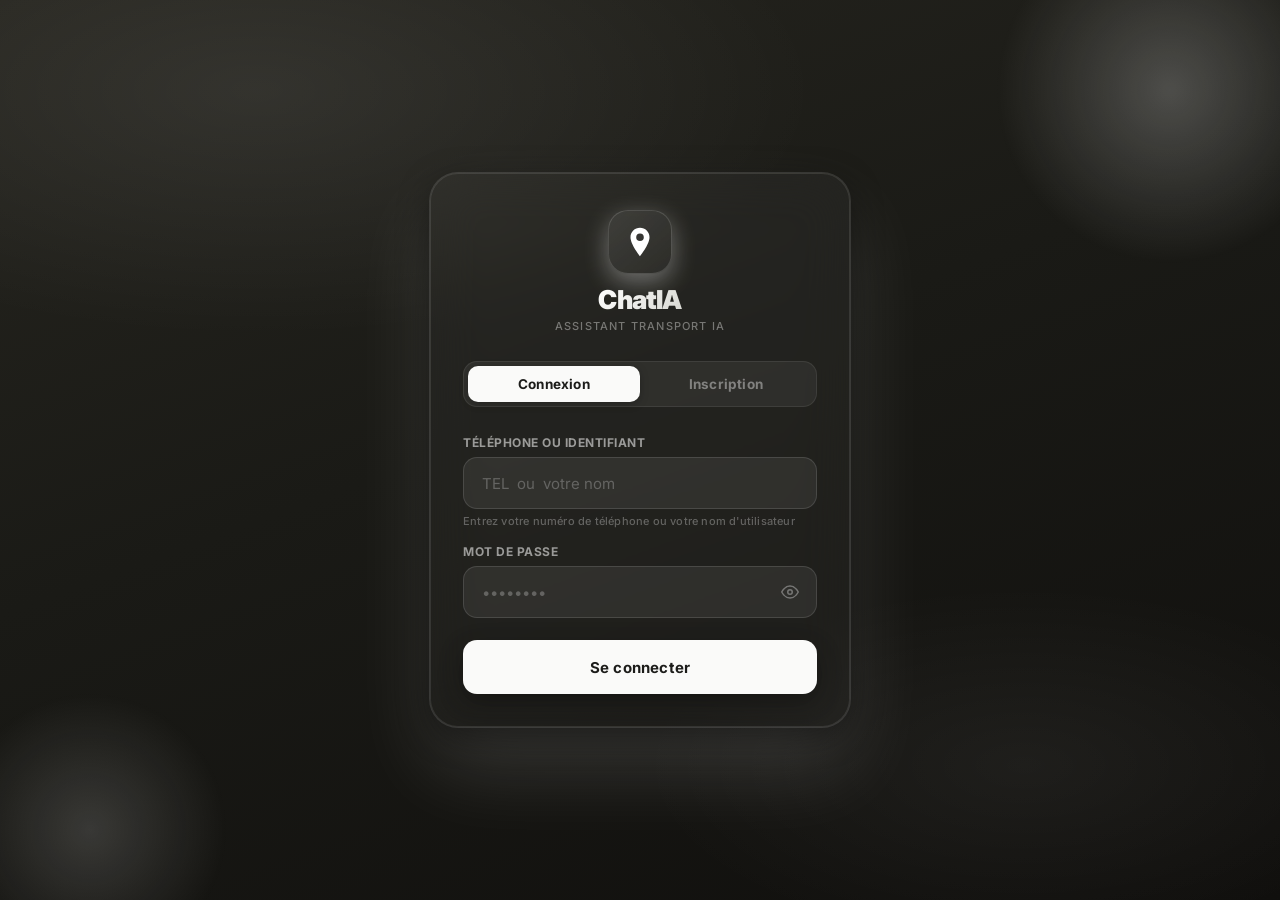
<file: frontend/login.html>
<!DOCTYPE html>
<html lang="fr">
<head>
  <meta charset="UTF-8">
  <meta name="viewport" content="width=device-width, initial-scale=1.0">
  <meta name="theme-color" content="#1E1B4B">
  <title>ChatIA — Connexion</title>
  <link rel="icon" type="image/svg+xml" href="favicon.svg">
  <link rel="preconnect" href="https://fonts.googleapis.com">
  <link rel="preconnect" href="https://fonts.gstatic.com" crossorigin>
  <link href="https://fonts.googleapis.com/css2?family=Inter:wght@400;500;600;700;800;900&display=swap" rel="stylesheet">
  <link rel="stylesheet" href="css/login.css">
</head>
<body>

<div class="login-card">

  <!-- Logo -->
  <div class="login-logo">
    <div class="login-logo-icon">
      <svg width="38" height="38" viewBox="0 0 24 24" fill="none">
        <path fill-rule="evenodd" clip-rule="evenodd" d="M12 3c-3.31 0-6 2.69-6 6 0 4.5 6 12 6 12s6-7.5 6-12c0-3.31-2.69-6-6-6zm0 8.4a2.4 2.4 0 1 0 0-4.8 2.4 2.4 0 0 0 0 4.8z" fill="#fff"/>
      </svg>
    </div>
    <div class="login-app-name">ChatIA</div>
    <div class="login-app-sub">Assistant Transport IA</div>
  </div>

  <!-- Tabs -->
  <div class="auth-tabs">
    <button class="auth-tab active" id="tab-login"    onclick="switchTab('login')">Connexion</button>
    <button class="auth-tab"        id="tab-register" onclick="switchTab('register')">Inscription</button>
  </div>

  <!-- LOGIN FORM -->
  <form class="auth-form" id="form-login" onsubmit="submitLogin(event)" novalidate>
    <div class="form-group">
      <label class="form-label">Téléphone ou identifiant</label>
      <div class="input-wrap">
        <input type="text" class="form-input" id="login-phone"
               placeholder="TEL  ou  votre nom" autocomplete="username">
      </div>
      <span class="form-hint">Entrez votre numéro de téléphone ou votre nom d'utilisateur</span>
      <span class="form-error" id="login-phone-err"></span>
    </div>

    <div class="form-group">
      <label class="form-label">Mot de passe</label>
      <div class="input-wrap">
        <input type="password" class="form-input" id="login-password"
               placeholder="••••••••" autocomplete="current-password">
        <button type="button" class="input-toggle" onclick="togglePwd('login-password', this)" tabindex="-1">
          <svg viewBox="0 0 24 24" fill="none" stroke="currentColor" stroke-width="2" stroke-linecap="round"><path d="M1 12s4-8 11-8 11 8 11 8-4 8-11 8-11-8-11-8z"/><circle cx="12" cy="12" r="3"/></svg>
        </button>
      </div>
      <span class="form-error" id="login-pwd-err"></span>
    </div>

    <span class="form-error" id="login-global-err"></span>

    <button type="submit" class="auth-submit" id="login-btn">
      Se connecter
    </button>
  </form>

  <!-- REGISTER FORM -->
  <form class="auth-form hidden" id="form-register" onsubmit="submitRegister(event)" novalidate>
    <div class="form-group">
      <label class="form-label">Nom (optionnel)</label>
      <div class="input-wrap">
        <input type="text" class="form-input" id="reg-name"
               placeholder="Votre prénom" autocomplete="name">
      </div>
    </div>

    <div class="form-group">
      <label class="form-label">Numéro de téléphone</label>
      <div class="input-wrap with-prefix">
        <span class="input-prefix">+222 &nbsp;|</span>
        <input type="tel" class="form-input" id="reg-phone" maxlength="8"
               inputmode="numeric" placeholder="2X XX XX XX" autocomplete="tel">
      </div>
      <span class="form-error" id="reg-phone-err"></span>
    </div>

    <div class="form-group">
      <label class="form-label">Mot de passe</label>
      <div class="input-wrap">
        <input type="password" class="form-input" id="reg-password"
               placeholder="Min. 4 caractères" autocomplete="new-password">
        <button type="button" class="input-toggle" onclick="togglePwd('reg-password', this)" tabindex="-1">
          <svg viewBox="0 0 24 24" fill="none" stroke="currentColor" stroke-width="2" stroke-linecap="round"><path d="M1 12s4-8 11-8 11 8 11 8-4 8-11 8-11-8-11-8z"/><circle cx="12" cy="12" r="3"/></svg>
        </button>
      </div>
      <span class="form-error" id="reg-pwd-err"></span>
    </div>

    <div class="form-group">
      <label class="form-label">Confirmer le mot de passe</label>
      <div class="input-wrap">
        <input type="password" class="form-input" id="reg-confirm"
               placeholder="Répétez le mot de passe" autocomplete="new-password">
      </div>
      <span class="form-error" id="reg-confirm-err"></span>
    </div>

    <span class="form-error" id="reg-global-err"></span>

    <button type="submit" class="auth-submit" id="register-btn">
      Créer mon compte
    </button>
  </form>

</div>

<div class="login-toast" id="login-toast"></div>

<script src="js/auth.js"></script>
<script>
  // Redirect if already logged in
  (function () {
    var u = Auth.getUser();
    if (u) window.location.href = u.role === 'admin' ? 'admin.html' : 'index.html';
  })();

  function switchTab(tab) {
    document.getElementById('form-login').classList.toggle('hidden', tab !== 'login');
    document.getElementById('form-register').classList.toggle('hidden', tab !== 'register');
    document.getElementById('tab-login').classList.toggle('active', tab === 'login');
    document.getElementById('tab-register').classList.toggle('active', tab === 'register');
  }

  function togglePwd(inputId, btn) {
    var inp = document.getElementById(inputId);
    var show = inp.type === 'password';
    inp.type = show ? 'text' : 'password';
    btn.innerHTML = show
      ? '<svg viewBox="0 0 24 24" fill="none" stroke="currentColor" stroke-width="2" stroke-linecap="round"><path d="M17.94 17.94A10.07 10.07 0 0 1 12 20c-7 0-11-8-11-8a18.45 18.45 0 0 1 5.06-5.94"/><path d="M9.9 4.24A9.12 9.12 0 0 1 12 4c7 0 11 8 11 8a18.5 18.5 0 0 1-2.16 3.19"/><line x1="1" y1="1" x2="23" y2="23"/></svg>'
      : '<svg viewBox="0 0 24 24" fill="none" stroke="currentColor" stroke-width="2" stroke-linecap="round"><path d="M1 12s4-8 11-8 11 8 11 8-4 8-11 8-11-8-11-8z"/><circle cx="12" cy="12" r="3"/></svg>';
  }

  function showToast(msg, type) {
    var t = document.getElementById('login-toast');
    t.textContent = msg;
    t.className = 'login-toast ' + type + ' show';
    setTimeout(function() { t.classList.remove('show'); }, 3000);
  }

  function _onlyDigits(e) {
    var v = e.target.value.replace(/\D/g, '');
    e.target.value = v;
  }

  // Only restrict digits on the register phone field
  document.getElementById('reg-phone').addEventListener('input', _onlyDigits);

  async function submitLogin(e) {
    e.preventDefault();
    var identifier = document.getElementById('login-phone').value.trim();
    var pwd        = document.getElementById('login-password').value;
    var valid      = true;

    document.getElementById('login-phone-err').textContent   = '';
    document.getElementById('login-pwd-err').textContent     = '';
    document.getElementById('login-global-err').textContent  = '';

    if (!identifier) {
      document.getElementById('login-phone-err').textContent = 'Identifiant requis (téléphone ou nom)';
      document.getElementById('login-phone').classList.add('error');
      valid = false;
    } else {
      document.getElementById('login-phone').classList.remove('error');
    }

    if (!pwd) {
      document.getElementById('login-pwd-err').textContent = 'Mot de passe requis';
      valid = false;
    }

    if (!valid) return;

    var btn = document.getElementById('login-btn');
    btn.disabled = true;
    btn.innerHTML = '<span class="spinner"></span>Connexion...';

    var res = await Auth.loginByIdentifier(identifier, pwd);
    btn.disabled = false;
    btn.textContent = 'Se connecter';

    if (!res.ok) {
      if (res.error === 'account_blocked') {
        document.getElementById('login-global-err').textContent = '🔒 Ce compte a été bloqué. Contactez l\'administrateur.';
        document.getElementById('login-global-err').style.color = '#F97316';
      } else {
        document.getElementById('login-global-err').textContent = 'Identifiant ou mot de passe incorrect.';
        document.getElementById('login-global-err').style.color = '';
      }
      return;
    }
    showToast('Connexion réussie !', 'success');
    setTimeout(function() {
      window.location.href = res.user.role === 'admin' ? 'admin.html' : 'index.html';
    }, 600);
  }

  async function submitRegister(e) {
    e.preventDefault();
    var name    = document.getElementById('reg-name').value.trim();
    var phone   = document.getElementById('reg-phone').value.trim();
    var pwd     = document.getElementById('reg-password').value;
    var confirm = document.getElementById('reg-confirm').value;
    var valid   = true;

    ['reg-phone-err','reg-pwd-err','reg-confirm-err','reg-global-err']
      .forEach(function(id) { document.getElementById(id).textContent = ''; });

    if (!Auth.validatePhone(phone)) {
      document.getElementById('reg-phone-err').textContent = 'Numéro invalide (8 chiffres, commence par 2, 3 ou 4)';
      valid = false;
    }
    if (!Auth.validatePassword(pwd)) {
      document.getElementById('reg-pwd-err').textContent = 'Mot de passe trop court (min. 4 caractères)';
      valid = false;
    }
    if (pwd && confirm !== pwd) {
      document.getElementById('reg-confirm-err').textContent = 'Les mots de passe ne correspondent pas';
      valid = false;
    }
    if (!valid) return;

    var btn = document.getElementById('register-btn');
    btn.disabled = true;
    btn.innerHTML = '<span class="spinner"></span>Création...';

    var res = await Auth.register(phone, pwd, name);
    btn.disabled = false;
    btn.textContent = 'Créer mon compte';

    if (!res.ok) {
      if (res.error === 'phone_exists') {
        document.getElementById('reg-phone-err').textContent = 'Ce numéro est déjà enregistré.';
      } else {
        document.getElementById('reg-global-err').textContent = 'Erreur. Réessayez.';
      }
      return;
    }
    showToast('Compte créé ! Connexion en cours...', 'success');
    setTimeout(function() { window.location.href = 'index.html'; }, 800);
  }
</script>
</body>
</html>
</file>
<file: frontend/css/login.css>
/* ════════════════════════════════════════════
   ChatIA — Login / Register Page CSS
   ════════════════════════════════════════════ */

*, *::before, *::after { box-sizing: border-box; margin: 0; padding: 0; }
html, body {
  height: 100%;
  font-family: 'Inter', -apple-system, BlinkMacSystemFont, 'Segoe UI', sans-serif;
  -webkit-font-smoothing: antialiased;
}
button { cursor: pointer; border: none; background: none; font: inherit; }
input  { font: inherit; border: none; outline: none; background: none; }

/* Background */
body {
  min-height: 100vh;
  background:
    radial-gradient(ellipse 80% 50% at 20% 10%,  rgba(255,255,255,.08) 0%, transparent 55%),
    radial-gradient(ellipse 60% 40% at 80% 85%,  rgba(255,255,255,.05) 0%, transparent 50%),
    linear-gradient(160deg, #26251F 0%, #1A1A16 45%, #100F0D 100%);
  display: flex;
  align-items: center;
  justify-content: center;
  padding: 20px;
}

/* Floating orbs */
body::before, body::after {
  content: '';
  position: fixed;
  border-radius: 50%;
  pointer-events: none;
  z-index: 0;
}
body::before {
  width: 380px; height: 380px;
  top: -100px; right: -80px;
  background: radial-gradient(circle, rgba(255,255,255,.22) 0%, transparent 65%);
  animation: orb 8s ease-in-out infinite;
}
body::after {
  width: 300px; height: 300px;
  bottom: -80px; left: -60px;
  background: radial-gradient(circle, rgba(255,255,255,.15) 0%, transparent 65%);
  animation: orb 10s ease-in-out infinite reverse;
}
@keyframes orb {
  0%,100% { transform: translate(0,0) scale(1); }
  50%      { transform: translate(20px,-30px) scale(1.06); }
}

/* Card */
.login-card {
  position: relative;
  z-index: 1;
  width: 100%;
  max-width: 420px;
  background: rgba(255,255,255,.04);
  border: 1px solid rgba(255,255,255,.10);
  border-radius: 28px;
  padding: 36px 32px 32px;
  backdrop-filter: blur(24px);
  -webkit-backdrop-filter: blur(24px);
  box-shadow:
    0 0 0 1px rgba(255,255,255,.12),
    0 8px 32px rgba(0,0,0,.45),
    0 40px 80px rgba(255,255,255,.15);
  animation: card-in .45s cubic-bezier(.22,1,.36,1);
}
@keyframes card-in {
  from { opacity: 0; transform: translateY(28px) scale(.97); }
  to   { opacity: 1; transform: none; }
}

/* Logo */
.login-logo {
  display: flex;
  flex-direction: column;
  align-items: center;
  gap: 10px;
  margin-bottom: 28px;
}
.login-logo-icon {
  width: 64px; height: 64px;
  background: linear-gradient(135deg, rgba(255,255,255,.10), rgba(255,255,255,.04));
  border: 1px solid rgba(255,255,255,.14);
  border-radius: 20px;
  display: flex; align-items: center; justify-content: center;
  box-shadow: 0 8px 24px rgba(255,255,255,.35);
}
.login-app-name {
  font-size: 26px;
  font-weight: 900;
  letter-spacing: -.8px;
  background: linear-gradient(135deg, #FFFFFF, #D8D8D2);
  -webkit-background-clip: text;
  -webkit-text-fill-color: transparent;
  background-clip: text;
}
.login-app-sub {
  font-size: 11px;
  color: rgba(255,255,255,.38);
  letter-spacing: 1.2px;
  text-transform: uppercase;
  font-weight: 500;
  margin-top: -6px;
}

/* Tabs */
.auth-tabs {
  display: flex;
  background: rgba(255,255,255,.06);
  border-radius: 14px;
  padding: 4px;
  margin-bottom: 28px;
  border: 1px solid rgba(255,255,255,.08);
}
.auth-tab {
  flex: 1;
  padding: 10px;
  border-radius: 10px;
  font-size: 13.5px;
  font-weight: 700;
  color: rgba(255,255,255,.40);
  transition: all .22s cubic-bezier(.34,1.56,.64,1);
  text-align: center;
  letter-spacing: .2px;
}
.auth-tab.active {
  background: #FAFAF9;
  color: #1C1C1A;
  box-shadow: 0 2px 8px rgba(0,0,0,.25);
}
.auth-tab:hover:not(.active) { color: rgba(255,255,255,.70); }

/* Form */
.auth-form { display: flex; flex-direction: column; gap: 16px; }
.auth-form.hidden { display: none; }

.form-group { display: flex; flex-direction: column; gap: 7px; }
.form-label {
  font-size: 12px;
  font-weight: 700;
  color: rgba(255,255,255,.55);
  letter-spacing: .5px;
  text-transform: uppercase;
}

.input-wrap {
  position: relative;
  display: flex;
  align-items: center;
}
.input-prefix {
  position: absolute;
  left: 16px;
  font-size: 14px;
  font-weight: 600;
  color: rgba(255,255,255,.38);
  pointer-events: none;
  white-space: nowrap;
  letter-spacing: .5px;
}
.input-wrap.with-prefix .form-input { padding-left: 80px; }

.form-input {
  width: 100%;
  height: 52px;
  background: rgba(255,255,255,.07);
  border: 1.5px solid rgba(255,255,255,.12);
  border-radius: 14px;
  padding: 0 48px 0 18px;
  font-size: 15px;
  color: white;
  font-weight: 500;
  transition: all .18s ease;
}
.form-input::placeholder { color: rgba(255,255,255,.25); font-weight: 400; }
.form-input:focus {
  border-color: rgba(255,255,255,.70);
  background: rgba(255,255,255,.10);
  box-shadow: 0 0 0 3px rgba(255,255,255,.18);
}
.form-input.error { border-color: rgba(239,68,68,.70); }

.input-toggle {
  position: absolute;
  right: 14px;
  background: none;
  border: none;
  color: rgba(255,255,255,.35);
  cursor: pointer;
  padding: 4px;
  display: flex; align-items: center; justify-content: center;
  transition: color .15s;
}
.input-toggle:hover { color: rgba(255,255,255,.70); }
.input-toggle svg { width: 18px; height: 18px; }

/* Hint text */
.form-hint {
  font-size: 11px;
  color: rgba(255,255,255,.30);
  font-weight: 500;
  letter-spacing: .2px;
  margin-top: -2px;
}

/* Error message */
.form-error {
  font-size: 12px;
  color: #FCA5A5;
  font-weight: 600;
  display: flex; align-items: center; gap: 5px;
  min-height: 18px;
}
.form-error:empty { display: none; }

/* Submit button */
.auth-submit {
  width: 100%;
  height: 54px;
  border-radius: 14px;
  font-size: 15px;
  font-weight: 700;
  color: #1C1C1A;
  background: #FAFAF9;
  box-shadow: 0 8px 24px rgba(0,0,0,.30);
  transition: all .22s cubic-bezier(.34,1.56,.64,1);
  letter-spacing: .2px;
  margin-top: 6px;
  position: relative;
  overflow: hidden;
}
.auth-submit::after {
  content: '';
  position: absolute;
  top: 0; left: -70%; width: 40%; height: 100%;
  background: linear-gradient(90deg, transparent, rgba(255,255,255,.13), transparent);
  transform: skewX(-20deg);
  transition: left .45s ease;
}
.auth-submit:hover::after { left: 130%; }
.auth-submit:hover { transform: translateY(-1px); box-shadow: 0 12px 32px rgba(0,0,0,.38); }
.auth-submit:active { transform: scale(.97); }
.auth-submit:disabled { opacity: .55; cursor: not-allowed; transform: none; }

.auth-submit .spinner {
  display: inline-block;
  width: 18px; height: 18px;
  border: 2.5px solid rgba(28,28,26,.25);
  border-top-color: #1C1C1A;
  border-radius: 50%;
  animation: spin .7s linear infinite;
  vertical-align: middle;
  margin-right: 8px;
}
@keyframes spin { to { transform: rotate(360deg); } }

/* Divider */
.auth-divider {
  display: flex; align-items: center; gap: 12px;
  margin: 4px 0;
  font-size: 12px; color: rgba(255,255,255,.22); font-weight: 500;
}
.auth-divider::before, .auth-divider::after {
  content: '';
  flex: 1; height: 1px;
  background: rgba(255,255,255,.08);
}

/* Admin link */
.admin-link {
  text-align: center;
  margin-top: 16px;
  font-size: 12px;
  color: rgba(255,255,255,.28);
  font-weight: 500;
}
.admin-link a {
  color: rgba(255,255,255,.72);
  text-decoration: none;
  font-weight: 700;
  transition: color .15s;
}
.admin-link a:hover { color: #FFFFFF; }

/* Toast */
.login-toast {
  position: fixed;
  top: 20px; left: 50%; transform: translateX(-50%);
  background: rgba(15,12,40,.96);
  color: white;
  padding: 12px 22px;
  border-radius: 12px;
  font-size: 13.5px; font-weight: 600;
  border: 1px solid rgba(255,255,255,.07);
  box-shadow: 0 8px 32px rgba(0,0,0,.35);
  z-index: 9999;
  opacity: 0;
  transition: opacity .25s ease;
  white-space: nowrap;
  backdrop-filter: blur(16px);
}
.login-toast.success { border-left: 3px solid #10B981; }
.login-toast.error   { border-left: 3px solid #EF4444; }
.login-toast.show    { opacity: 1; }

@media (max-width: 460px) {
  .login-card { padding: 28px 20px 24px; border-radius: 22px; }
  .login-app-name { font-size: 22px; }
}
</file>
